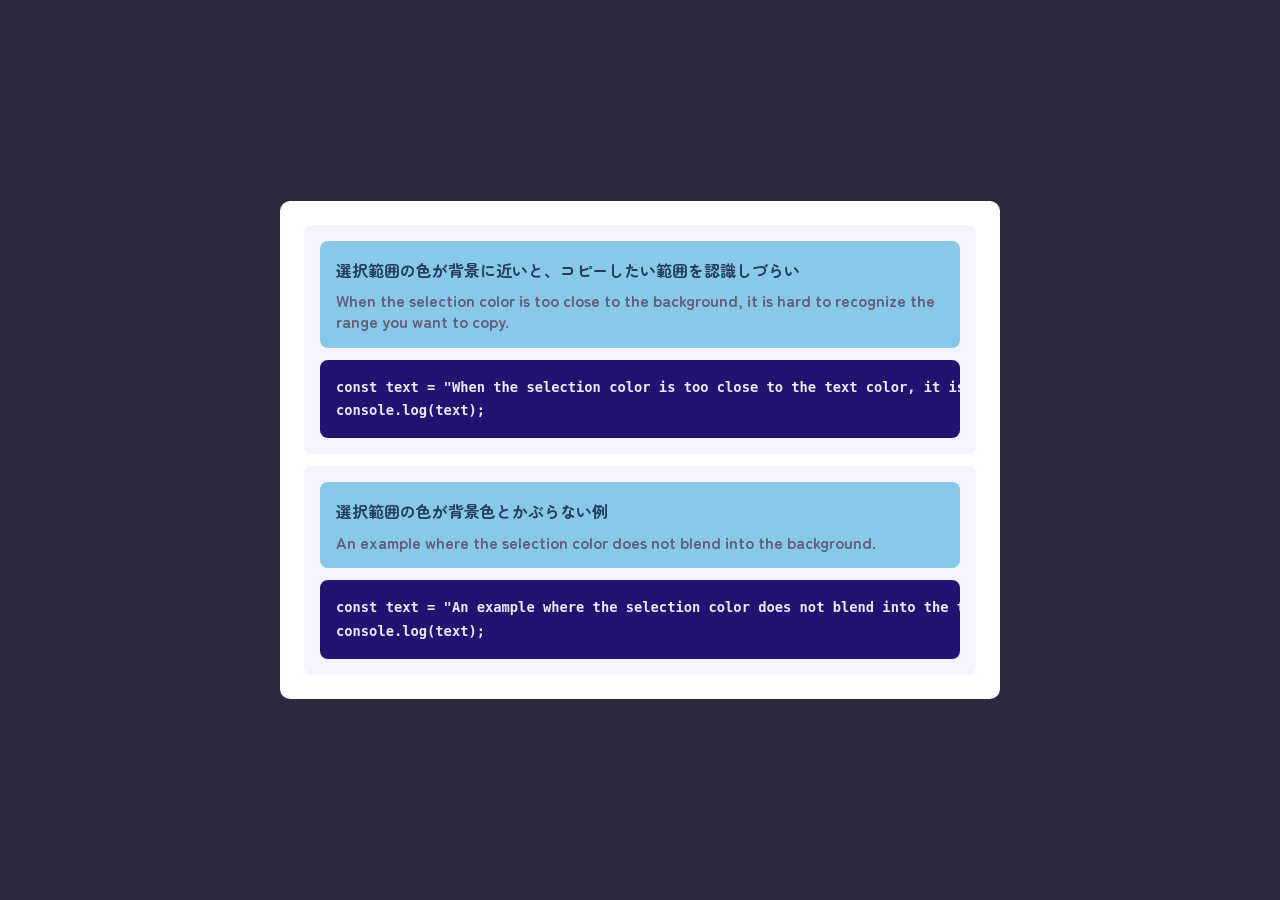
<file: demo/01/index.html>
<!DOCTYPE html>
<html lang="ja">
<head>
  <meta charset="UTF-8" />
  <meta content="width=device-width, initial-scale=1" name="viewport" />
  <title>1. ::selection疑似要素のデモ</title>
  <link href="../base.css" rel="stylesheet" />
  <style>
    .compare {
      display: grid;
      gap: 12px;
    }

    .demo {
      display: grid;
      gap: 12px;
      padding: 16px;
      border-radius: 8px;
      background: #f5f3ff;
    }

    .article {
      padding: 16px;
      border-radius: 8px;
      background: #88c9ea;
      color: #243b62;
    }

    .code-block {
      overflow: auto;
      padding: 16px;
      border-radius: 8px;
      font-size: 0.86rem;
      line-height: 1.7;
      white-space: pre;
      background: #21136f;
      color: #ebe9fc;
    }

    .good {
      .article::selection {
        /* 良い例：本文では、選択範囲が背景に埋もれない色にする */
        background-color: #ebe9fc;
        color: #3223b3;
      }

      .code-block::selection {
        /* 良い例：コードブロックでは、暗い背景でも読める色にする */
        background-color: #bab4ff;
        color: #21136f;
      }
    }
  </style>
</head>

<body>
<div class="wrapper">
  <div class="compare">
    <!-- 悪い例：選択範囲の色を調整せず、背景や文字色に埋もれやすい状態 -->
    <div class="demo bad">
      <p class="article">
        選択範囲の色が背景に近いと、コピーしたい範囲を認識しづらい
        <span class="translation" lang="en">When the selection color is too close to the background, it is hard to recognize the range you want to copy.</span>
      </p>
      <pre class="code-block"><code>const text = "When the selection color is too close to the text color, it is hard to recognize the range you want to copy.";
console.log(text);</code></pre>
    </div>

    <!-- 良い例：本文とコードブロックで、読みやすい選択色を指定する -->
    <div class="demo good">
      <p class="article">
        選択範囲の色が背景色とかぶらない例
        <span class="translation" lang="en">An example where the selection color does not blend into the background.</span>
      </p>
      <pre class="code-block"><code>const text = "An example where the selection color does not blend into the text color.";
console.log(text);</code></pre>
    </div>
  </div>
</div>
</body>
</html>
</file>
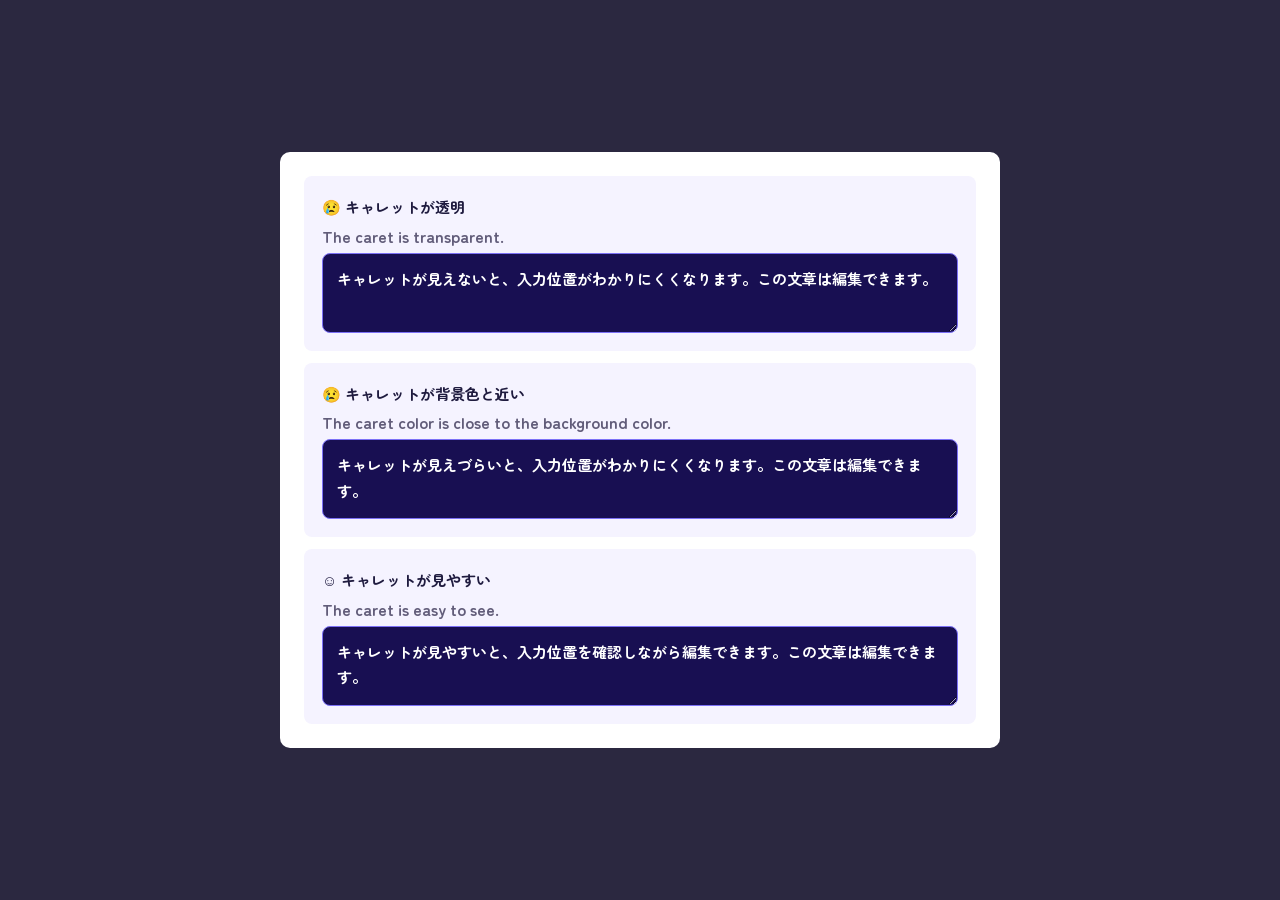
<file: demo/02/index.html>
<!DOCTYPE html>
<html lang="ja">
<head>
  <meta charset="UTF-8" />
  <meta content="width=device-width, initial-scale=1" name="viewport" />
  <title>2. caret-colorプロパティのデモ</title>
  <link href="../base.css" rel="stylesheet" />
  <style>
    .compare {
      display: grid;
      gap: 12px;
    }

    .form {
      display: grid;
      gap: 12px;
      padding: 18px;
      border-radius: 8px;
      background: #f5f3ff;

      .translation {
        color: #625d7a;
      }
    }

    label {
      display: grid;
      gap: 6px;
      font-size: 0.94rem;
      color: #1f1b3f;
    }

    textarea {
      width: 100%;
      min-width: 0;
      min-height: 80px;
      padding: 12px 14px;
      border: 1px solid #7c71f6;
      border-radius: 8px;
      font: inherit;
      color: #ffffff;
      background: #180f52;
      outline: none;
      resize: vertical;

      &:focus {
        border-color: #bab4ff;
        box-shadow: 0 0 0 3px rgb(124 113 246 / 0.24);
      }
    }

    .bad {
      textarea {
        /* 悪い例：キャレットが透明だと、入力位置を見つけにくい */
        caret-color: transparent;
      }
    }

    .bad2 {
      textarea {
        /* 悪い例：背景色とキャレットの色が近いと、入力位置を見つけにくい */
        caret-color: #24146f;
      }
    }

    .good {
      textarea {
        /* 良い例：入力位置を見つけやすいよう、明るい黄系の色を使う */
        caret-color: #ffe66d;
      }
    }

  </style>
</head>

<body>
<div class="wrapper">
  <div class="compare">
    <div class="form bad">
      <label>
        <span>
          😢️ キャレットが透明
          <span class="translation" lang="en">The caret is transparent.</span>
        </span>
        <textarea>キャレットが見えないと、入力位置がわかりにくくなります。この文章は編集できます。</textarea>
      </label>
    </div>

    <div class="form bad2">
      <label>
        <span>
          😢️ キャレットが背景色と近い
          <span class="translation" lang="en">The caret color is close to the background color.</span>
        </span>
        <textarea>キャレットが見えづらいと、入力位置がわかりにくくなります。この文章は編集できます。</textarea>
      </label>
    </div>

    <div class="form good">
      <label>
        <span>
          ☺️ キャレットが見やすい
          <span class="translation" lang="en">The caret is easy to see.</span>
        </span>
        <textarea>キャレットが見やすいと、入力位置を確認しながら編集できます。この文章は編集できます。</textarea>
      </label>
    </div>
  </div>
</div>
</body>
</html>
</file>
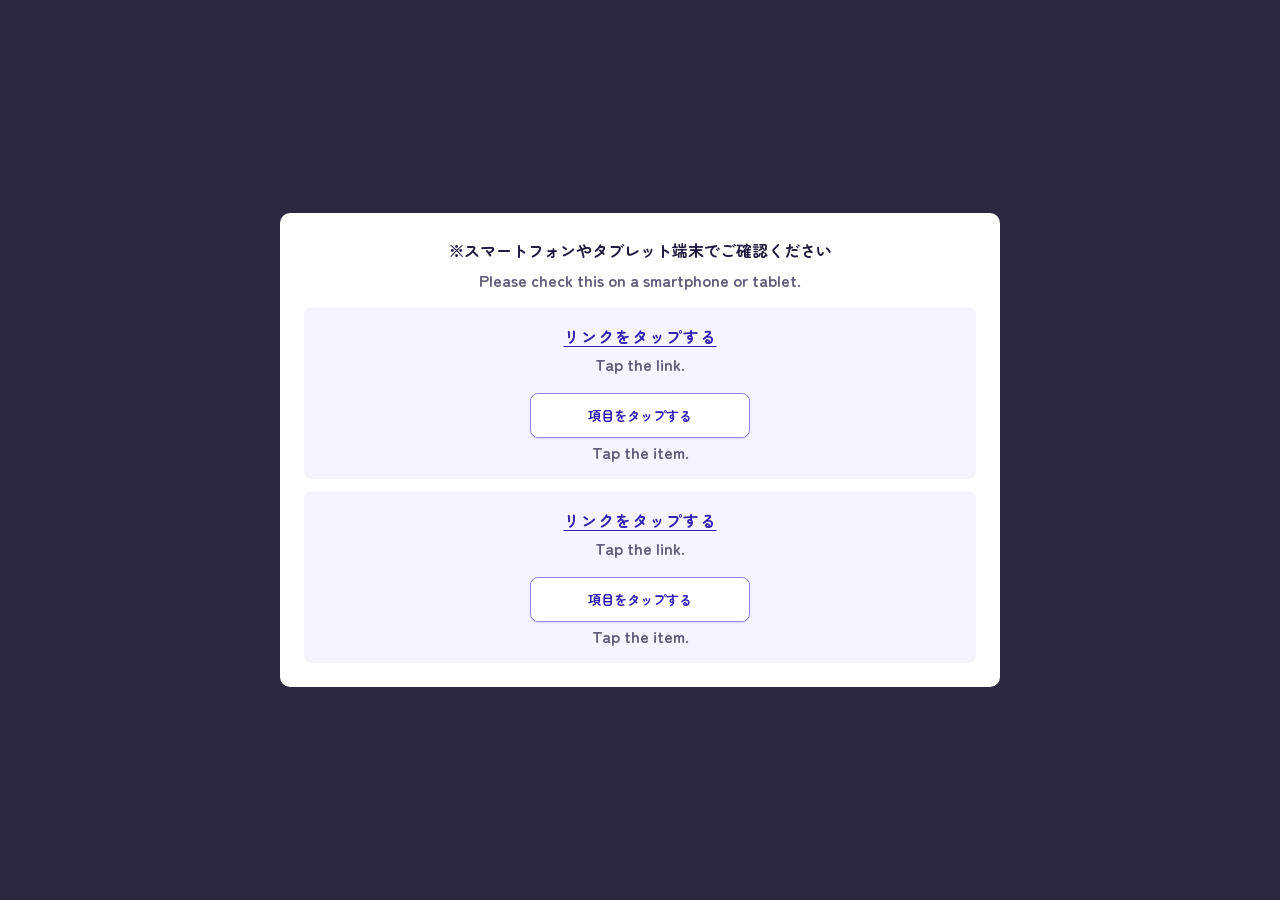
<file: demo/03/index.html>
<!DOCTYPE html>
<html lang="ja">
<head>
  <meta charset="UTF-8" />
  <meta content="width=device-width, initial-scale=1" name="viewport" />
  <title>3. -webkit-tap-highlight-colorプロパティのデモ</title>
  <link href="../base.css" rel="stylesheet" />
  <style>
    .compare {
      display: grid;
      gap: 12px;
    }

    .tap-group {
      display: grid;
      gap: 18px;
      place-items: center;
      padding: 16px;
      border-radius: 8px;
      background: #f5f3ff;

      & a {
        color: #3223b3;
        text-decoration: underline;
        text-decoration-thickness: 0.08em;
        text-underline-offset: 0.18em;

        &:active {
          color: #21136f;
        }
      }

      & button {
        min-width: 220px;
        padding: 12px 18px;
        border: 1px solid #9185ef;
        border-radius: 8px;
        color: #3223b3;
        background: #ffffff;
        box-shadow: 0 1px 2px rgb(50 35 179 / 0.12);
      }

    }

    .notice {
      display: grid;
      justify-items: center;
      text-align: center;
    }

    .control-item {
      display: grid;
      gap: 4px;
      justify-items: center;
      text-align: center;

      & .translation {
        margin-top: 0;
      }
    }

    .bad {
      & a,
      & button {
        /* 悪い例：透明にすると、モバイルでタップできた手がかりが弱くなる */
        -webkit-tap-highlight-color: transparent;
      }
    }

    .good {
      & a,
      & button {
        /* 良い例：ハイライトを重ねて、タップできた手がかりを見えやすくする */
        -webkit-tap-highlight-color: rgb(50 35 179 / 0.32);
      }
    }
  </style>
</head>

<body>
<div class="wrapper">
  <div class="notice">
    <p>※スマートフォンやタブレット端末でご確認ください</p>
    <p class="translation" lang="en">Please check this on a smartphone or tablet.</p>
  </div>
  <div class="compare">
    <div id="bad-link" class="tap-group bad">
      <div class="control-item">
        <a href="#bad-link">リンクをタップする</a>
        <p class="translation" lang="en">Tap the link.</p>
      </div>
      <div class="control-item">
        <button type="button">項目をタップする</button>
        <p class="translation" lang="en">Tap the item.</p>
      </div>
    </div>

    <div id="good-link" class="tap-group good">
      <div class="control-item">
        <a href="#good-link">リンクをタップする</a>
        <p class="translation" lang="en">Tap the link.</p>
      </div>
      <div class="control-item">
        <button type="button">項目をタップする</button>
        <p class="translation" lang="en">Tap the item.</p>
      </div>
    </div>
  </div>
</div>
</body>
</html>
</file>
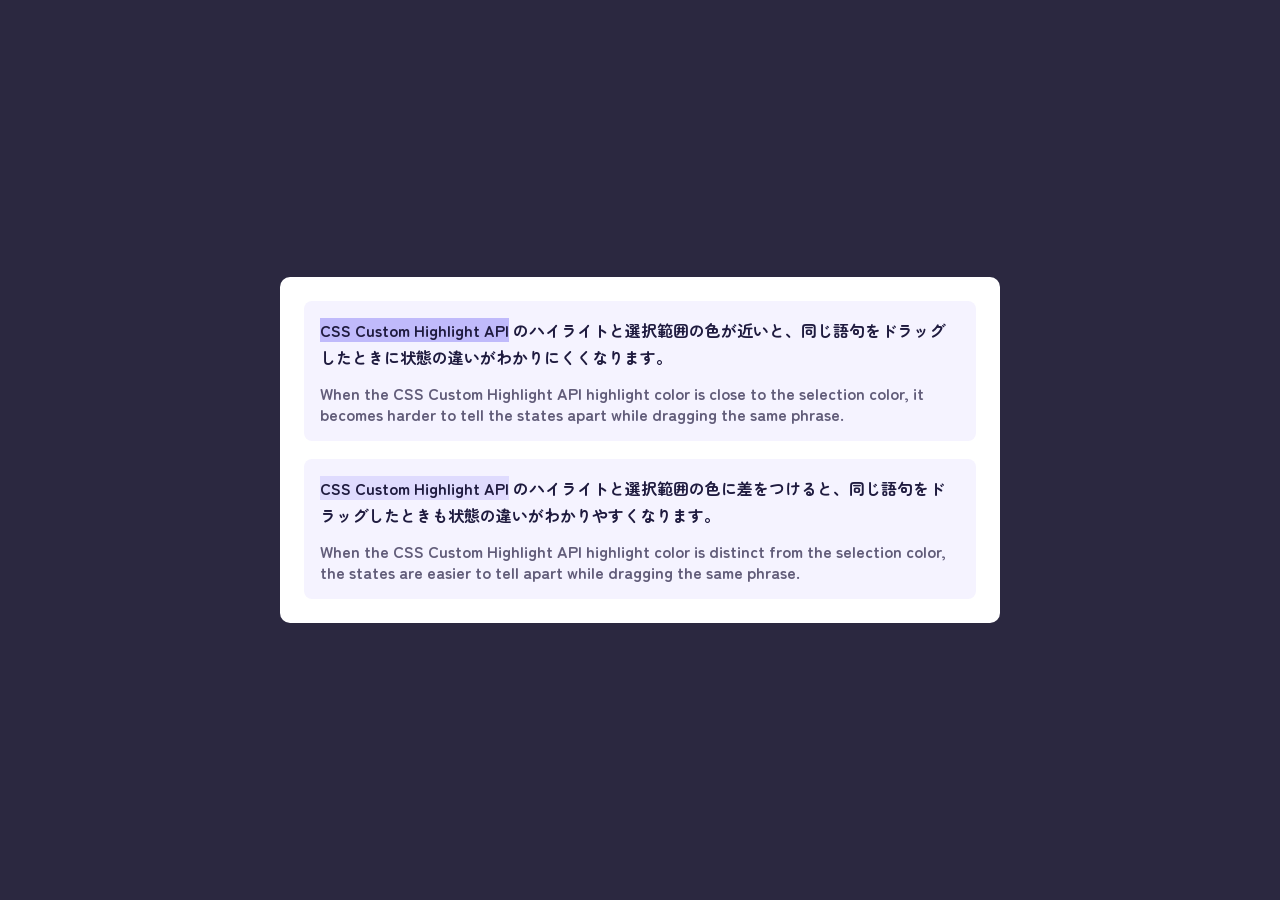
<file: demo/04/index.html>
<!DOCTYPE html>
<html lang="ja">
<head>
  <meta charset="UTF-8" />
  <meta content="width=device-width, initial-scale=1" name="viewport" />
  <title>4. CSS Custom Highlight APIのデモ</title>
  <link href="../base.css" rel="stylesheet" />
  <style>
    .compare {
      display: grid;
      gap: 18px;
    }

    .text {
      padding: 16px;
      border-radius: 8px;
      background: #f5f3ff;

      .translation {
        margin-top: 12px;
      }
    }

    .bad::selection {
      /* 悪い例：検索ハイライトと似た色の選択にすると、状態の違いが曖昧になる */
      background-color: rgb(124 113 246 / 0.44);
      color: #21136f;
    }

    ::highlight(search-result-bad) {
      /* 悪い例：選択色と近いハイライトは、ユーザー操作との違いがわかりにくい */
      background-color: rgb(124 113 246 / 0.44);
    }

    ::highlight(search-result-good) {
      /* 良い例：開発者が付けるハイライトは、選択範囲と区別しやすい薄い色にする */
      background-color: rgb(124 113 246 / 0.18);
    }

    .good::selection {
      /* 良い例：ユーザー操作による選択は、よりはっきり区別する */
      background-color: #3223b3;
      color: #ffffff;
    }
  </style>
</head>

<body>
<div class="wrapper">
  <div class="compare">
    <p class="text bad" data-highlight-source="search-result-bad">
      CSS Custom Highlight API のハイライトと選択範囲の色が近いと、同じ語句をドラッグしたときに状態の違いがわかりにくくなります。
      <span class="translation" lang="en">When the CSS Custom Highlight API highlight color is close to the selection color, it becomes harder to tell the states apart while dragging the same phrase.</span>
    </p>

    <p class="text good" data-highlight-source="search-result-good">
      CSS Custom Highlight API のハイライトと選択範囲の色に差をつけると、同じ語句をドラッグしたときも状態の違いがわかりやすくなります。
      <span class="translation" lang="en">When the CSS Custom Highlight API highlight color is distinct from the selection color, the states are easier to tell apart while dragging the same phrase.</span>
    </p>
  </div>
</div>

<script>
  const keyword = "CSS Custom Highlight API";

  document.querySelectorAll("[data-highlight-source]").forEach((source) => {
    const textNode = source.firstChild;
    const startIndex = textNode.textContent.indexOf(keyword);
    const endIndex = startIndex + keyword.length;
    const highlightName = source.dataset.highlightSource;

    const range = new Range();

    // ハイライトしたいテキストノードの範囲を登録する
    range.setStart(textNode, startIndex);
    range.setEnd(textNode, endIndex);

    // CSSで参照するための名前を付けて登録する
    CSS.highlights.set(highlightName, new Highlight(range));
  });
</script>
</body>
</html>
</file>
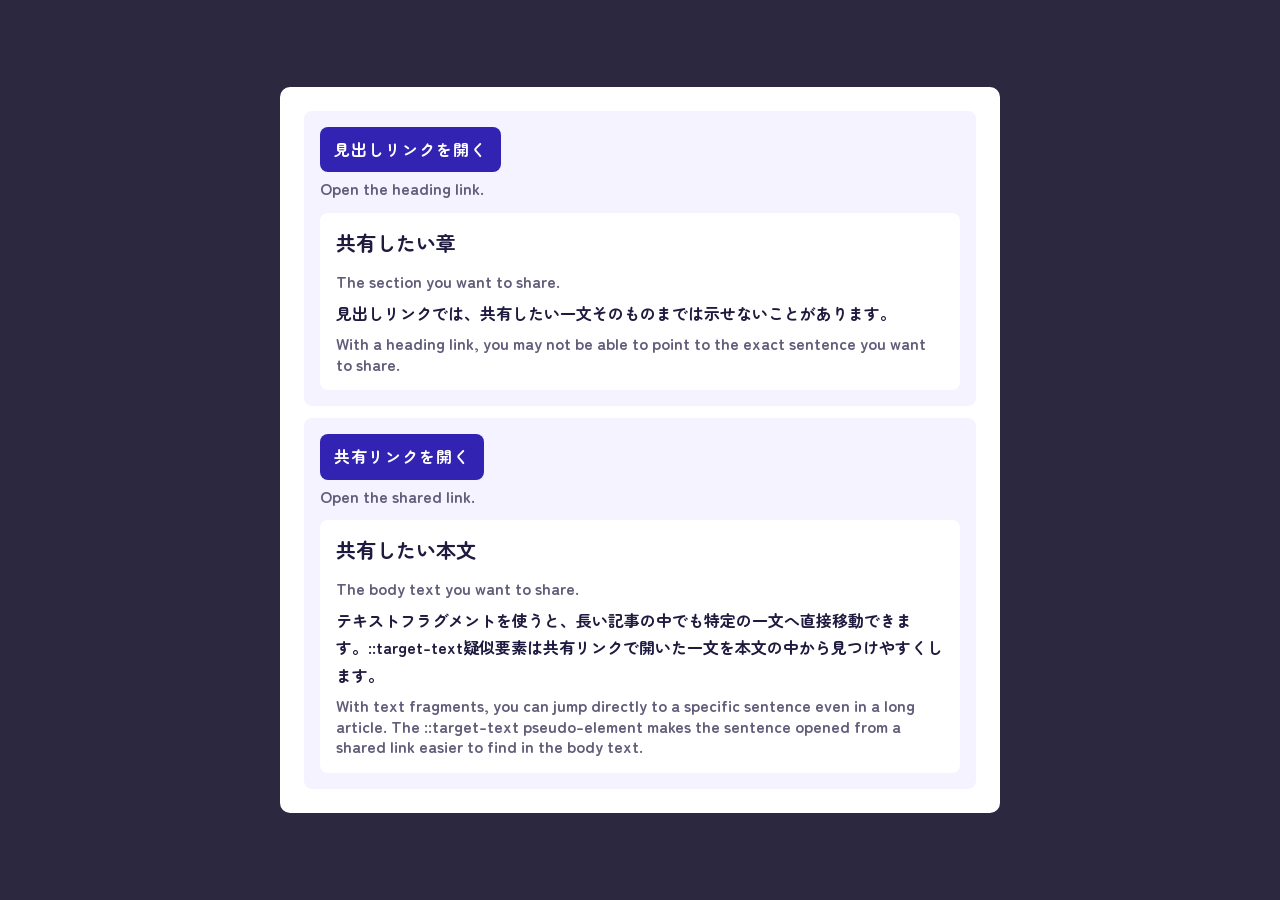
<file: demo/05/index.html>
<!DOCTYPE html>
<html lang="ja">
<head>
  <meta charset="UTF-8" />
  <meta content="width=device-width, initial-scale=1" name="viewport" />
  <title>5. ::target-text疑似要素のデモ</title>
  <link href="../base.css" rel="stylesheet" />
  <style>
    .compare {
      display: grid;
      gap: 12px;
    }

    .demo {
      display: grid;
      gap: 14px;
      padding: 16px;
      border-radius: 8px;
      background: #f5f3ff;
    }

    .article {
      display: grid;
      gap: 8px;
      padding: 16px;
      border-radius: 8px;
      background: #ffffff;

      & h2 {
        font-size: 1.25rem;
        line-height: 1.4;
      }
    }

    .share-button {
      width: fit-content;
      padding: 9px 14px;
      border-radius: 8px;
      color: #ffffff;
      background: #3223b3;
    }

    .share-action {
      display: grid;
      justify-items: start;
    }

    .fragment-heading:target {
      /* 悪い例：見出しへのリンクでは、到達した要素全体を示すだけになる */
      outline: 3px solid #7c71f6;
      outline-offset: 4px;
      background: #ebe9fc;
    }

    ::target-text {
      /* 良い例：共有リンクで到達した箇所を、本文の配色に合わせて強調する */
      background-color: #ebe9fc;
      color: #1f1b3f;
      text-decoration: underline;
      text-decoration-color: #6b5cf2;
      text-underline-offset: 0.16em;
    }
  </style>
</head>

<body>
<div class="wrapper">
  <div class="compare">
    <!-- 悪い例：見出しリンクでは、共有したい一文そのものまでは示せない -->
    <div class="demo">
      <div class="share-action">
        <a class="share-button" href="#fragment-heading">見出しリンクを開く</a>
        <p class="translation" lang="en">Open the heading link.</p>
      </div>
      <article class="article">
        <h2 id="fragment-heading" class="fragment-heading">共有したい章</h2>
        <p class="translation" lang="en">The section you want to share.</p>
        <p>
          見出しリンクでは、共有したい一文そのものまでは示せないことがあります。
          <span class="translation" lang="en">With a heading link, you may not be able to point to the exact sentence you want to share.</span>
        </p>
      </article>
    </div>

    <!-- 良い例：テキストフラグメントで、本文中の一文へ直接移動する -->
    <div class="demo">
      <div class="share-action">
        <a class="share-button" href="./#:~:text=長い記事の中でも特定の一文へ直接移動できます">共有リンクを開く</a>
        <p class="translation" lang="en">Open the shared link.</p>
      </div>
      <article class="article">
        <h2>共有したい本文</h2>
        <p class="translation" lang="en">The body text you want to share.</p>
        <p>
          テキストフラグメントを使うと、長い記事の中でも特定の一文へ直接移動できます。::target-text疑似要素は共有リンクで開いた一文を本文の中から見つけやすくします。
          <span class="translation" lang="en">With text fragments, you can jump directly to a specific sentence even in a long article. The ::target-text pseudo-element makes the sentence opened from a shared link easier to find in the body text.</span>
        </p>
      </article>
    </div>
  </div>
</div>
</body>
</html>
</file>
<file: demo/base.css>
@import url("https://fonts.googleapis.com/css2?family=Zen+Maru+Gothic:wght@400;700&display=swap");

* {
  margin: 0;
  padding: 0;
  box-sizing: border-box;
}

html {
  height: 100%;

  body {
    display: grid;
    place-items: center;
    width: 100%;
    min-height: 100%;
    margin: 0;
    font-family: "Zen Maru Gothic", sans-serif;
    font-size: 16px;
    font-weight: bold;
    line-height: 1.7;
    color: #1f1b3f;
    background-color: #2b2840;
  }
}

a {
  font-weight: bold;
  color: inherit;
  text-decoration: none;
  letter-spacing: 1px;
  cursor: pointer;
}

button {
  font-family: inherit;
  font-weight: bold;
  border: none;
  cursor: pointer;
}

.wrapper {
  display: grid;
  gap: 16px;
  width: min(720px, calc(100% - 32px));
  padding: 24px;
  border-radius: 10px;
  background: #ffffff;
}

.translation {
  display: block;
  margin-top: 6px;
  font-size: 1rem;
  line-height: 1.3;
  color: #625d7a;
}
</file>
